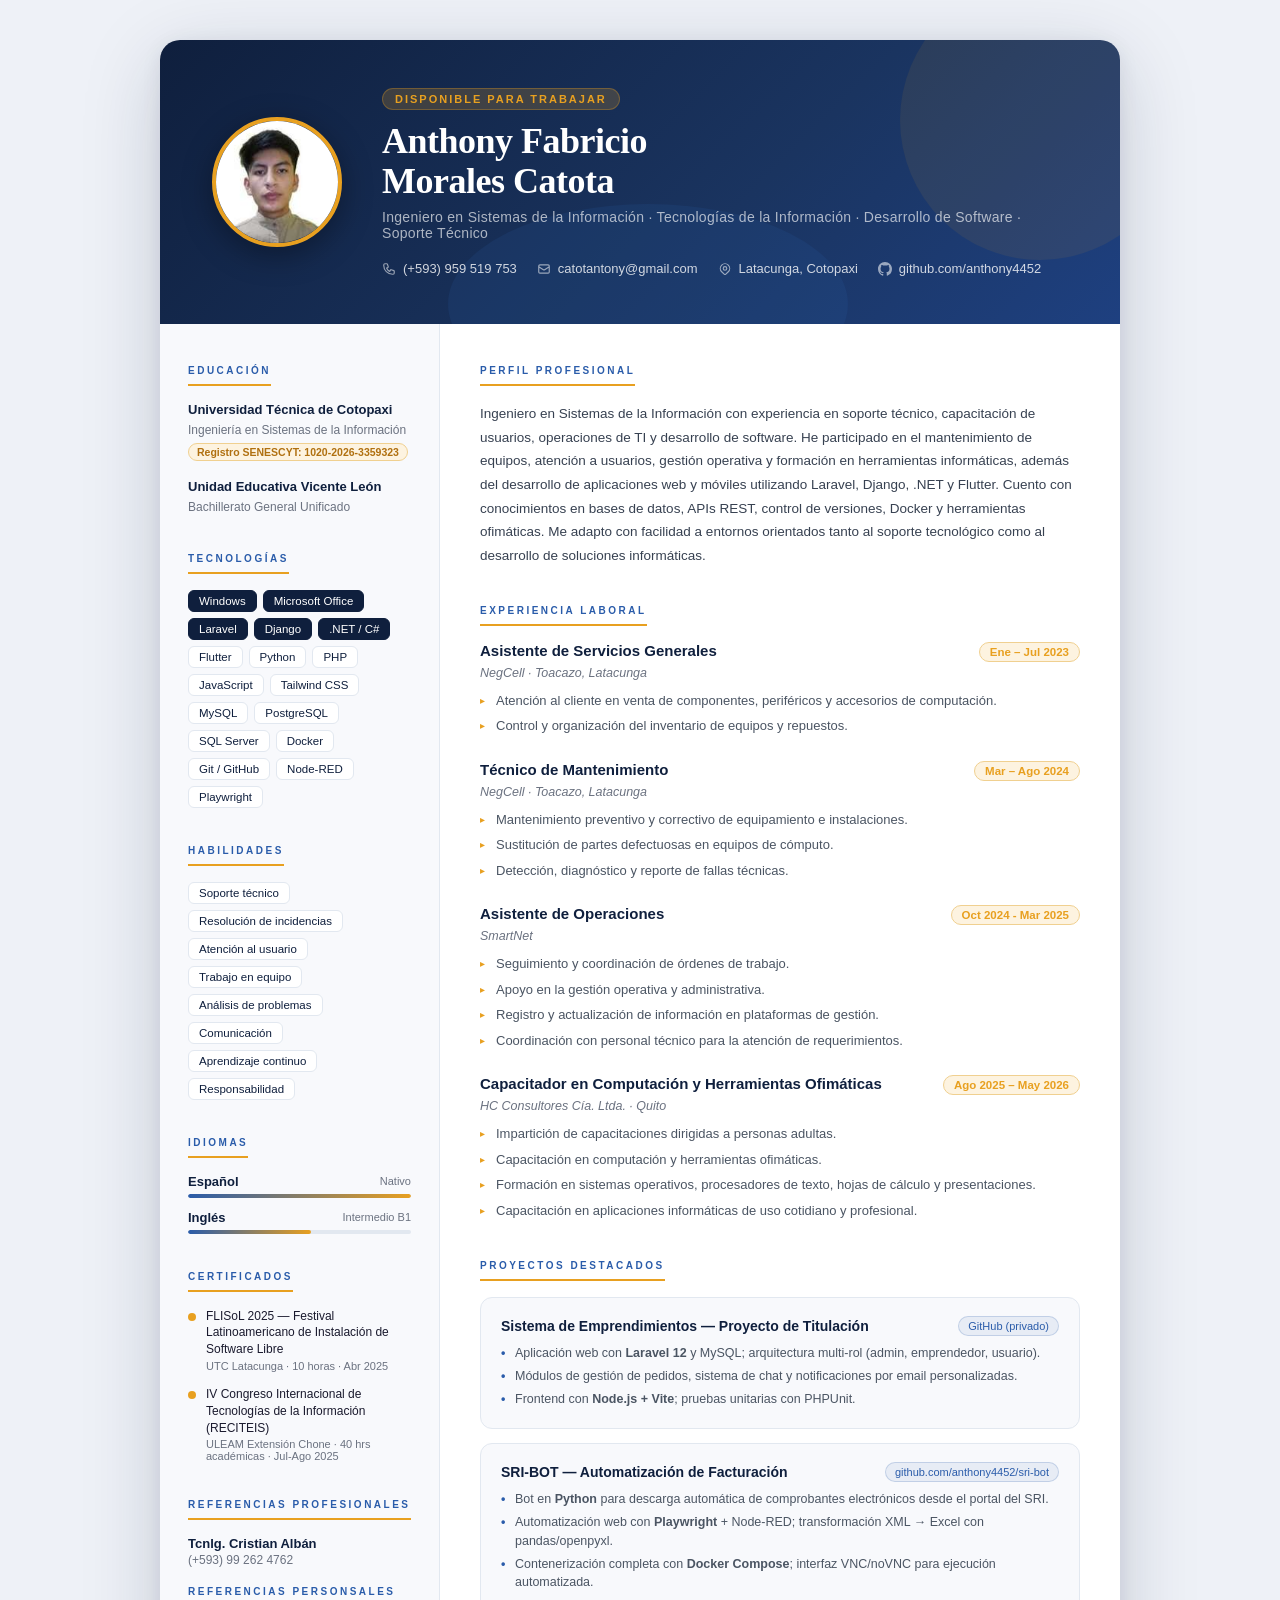
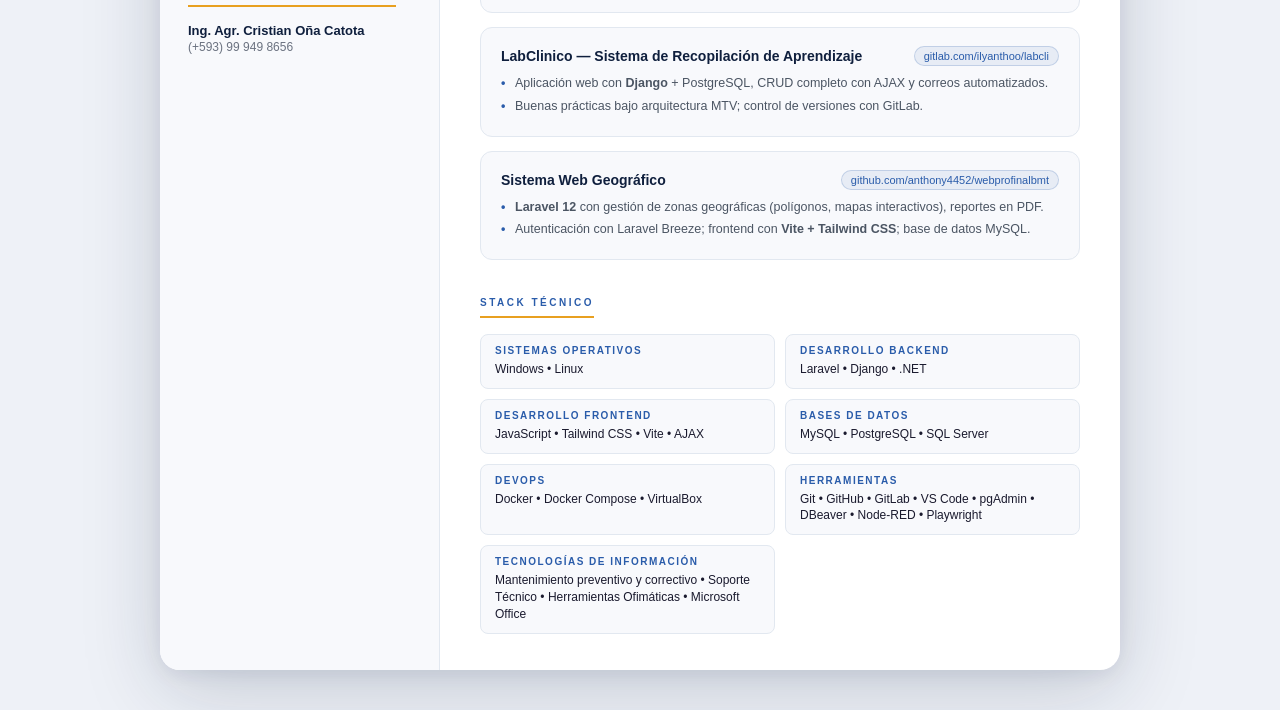
<file: index.html>
<!DOCTYPE html>
<html lang="es">

<head>
  <meta charset="UTF-8">
  <meta name="viewport" content="width=device-width, initial-scale=1.0">
  <title>Anthony Morales — CV</title>

  <link rel="icon" type="image/png" href="cv.png">

  <link rel="stylesheet" href="styles.css">

  <link href="https://fonts.googleapis.com/css2?family=DM+Sans..." rel="stylesheet">
</head>

<body>
  <div class="cv-wrapper">

    <!-- HEADER -->
    <header class="header">
      <div class="header-inner">
        <div class="photo-frame">
          <img
            src="[data-uri]"
            alt="Anthony Morales">
        </div>
        <div class="header-text">
          <div class="header-tag">Disponible para trabajar</div>
          <h1>Anthony Fabricio<br>Morales Catota</h1>
          <p class="header-subtitle">
          Ingeniero en Sistemas de la Información · Tecnologías de la Información · Desarrollo de Software · Soporte Técnico
          </p>
          <div class="contact-strip">
            <a href="tel:+593959519753" class="contact-item">
              <svg fill="none" stroke="currentColor" viewBox="0 0 24 24">
                <path stroke-linecap="round" stroke-linejoin="round" stroke-width="2"
                  d="M3 5a2 2 0 012-2h3.28a1 1 0 01.948.684l1.498 4.493a1 1 0 01-.502 1.21l-2.257 1.13a11.042 11.042 0 005.516 5.516l1.13-2.257a1 1 0 011.21-.502l4.493 1.498a1 1 0 01.684.949V19a2 2 0 01-2 2h-1C9.716 21 3 14.284 3 6V5z" />
              </svg>
              (+593) 959 519 753
            </a>
            <a href="mailto:catotantony@gmail.com" class="contact-item">
              <svg fill="none" stroke="currentColor" viewBox="0 0 24 24">
                <path stroke-linecap="round" stroke-linejoin="round" stroke-width="2"
                  d="M3 8l7.89 5.26a2 2 0 002.22 0L21 8M5 19h14a2 2 0 002-2V7a2 2 0 00-2-2H5a2 2 0 00-2 2v10a2 2 0 002 2z" />
              </svg>
              catotantony@gmail.com
            </a>
            <span class="contact-item">
              <svg fill="none" stroke="currentColor" viewBox="0 0 24 24">
                <path stroke-linecap="round" stroke-linejoin="round" stroke-width="2"
                  d="M17.657 16.657L13.414 20.9a1.998 1.998 0 01-2.827 0l-4.244-4.243a8 8 0 1111.314 0z" />
                <path stroke-linecap="round" stroke-linejoin="round" stroke-width="2"
                  d="M15 11a3 3 0 11-6 0 3 3 0 016 0z" />
              </svg>
              Latacunga, Cotopaxi
            </span>
            <a href="https://github.com/anthony4452" class="contact-item" target="_blank">
              <svg fill="currentColor" viewBox="0 0 24 24">
                <path
                  d="M12 0C5.37 0 0 5.37 0 12c0 5.31 3.435 9.795 8.205 11.385.6.105.825-.255.825-.57 0-.285-.015-1.23-.015-2.235-3.015.555-3.795-.735-4.035-1.41-.135-.345-.72-1.41-1.23-1.695-.42-.225-1.02-.78-.015-.795.945-.015 1.62.87 1.845 1.23 1.08 1.815 2.805 1.305 3.495.99.105-.78.42-1.305.765-1.605-2.67-.3-5.46-1.335-5.46-5.925 0-1.305.465-2.385 1.23-3.225-.12-.3-.54-1.53.12-3.18 0 0 1.005-.315 3.3 1.23.96-.27 1.98-.405 3-.405s2.04.135 3 .405c2.295-1.56 3.3-1.23 3.3-1.23.66 1.65.24 2.88.12 3.18.765.84 1.23 1.905 1.23 3.225 0 4.605-2.805 5.625-5.475 5.925.435.375.81 1.095.81 2.22 0 1.605-.015 2.895-.015 3.3 0 .315.225.69.825.57A12.02 12.02 0 0024 12c0-6.63-5.37-12-12-12z" />
              </svg>
              github.com/anthony4452
            </a>
          </div>
        </div>
      </div>
    </header>

    <!-- MAIN -->
    <div class="main">

      <!-- SIDEBAR -->
      <aside class="sidebar">

        <div class="sidebar-section">
          <div class="sidebar-title">Educación</div>
          <div class="edu-item">
            <div class="edu-school">Universidad Técnica de Cotopaxi</div>
            <div class="edu-degree">Ingeniería en Sistemas de la Información</div>
            <span class="edu-badge">Registro SENESCYT: 1020-2026-3359323</span>
          </div>
          <div class="edu-item">
            <div class="edu-school">Unidad Educativa Vicente León</div>
            <div class="edu-degree">Bachillerato General Unificado</div>
          </div>
        </div>

        <div class="sidebar-section">
          <div class="sidebar-title">Tecnologías</div>
            <div class="skill-tags">
                <span class="skill-tag primary">Windows</span>
                <span class="skill-tag primary">Microsoft Office</span>
                <span class="skill-tag primary">Laravel</span>
                <span class="skill-tag primary">Django</span>
                <span class="skill-tag primary">.NET / C#</span>
            
                <span class="skill-tag">Flutter</span>
                <span class="skill-tag">Python</span>
                <span class="skill-tag">PHP</span>
                <span class="skill-tag">JavaScript</span>
                <span class="skill-tag">Tailwind CSS</span>
            
                <span class="skill-tag">MySQL</span>
                <span class="skill-tag">PostgreSQL</span>
                <span class="skill-tag">SQL Server</span>
                <span class="skill-tag">Docker</span>
                <span class="skill-tag">Git / GitHub</span>
                <span class="skill-tag">Node-RED</span>
                <span class="skill-tag">Playwright</span>
            </div>
        </div>

        <div class="sidebar-section">
          <div class="sidebar-title">Habilidades</div>
            <div class="skill-tags">
                <span class="skill-tag">Soporte técnico</span>
                <span class="skill-tag">Resolución de incidencias</span>
                <span class="skill-tag">Atención al usuario</span>
                <span class="skill-tag">Trabajo en equipo</span>
                <span class="skill-tag">Análisis de problemas</span>
                <span class="skill-tag">Comunicación</span>
                <span class="skill-tag">Aprendizaje continuo</span>
                <span class="skill-tag">Responsabilidad</span>
            </div>
        </div>

        <div class="sidebar-section">
          <div class="sidebar-title">Idiomas</div>
          <div class="lang-item">
            <div class="lang-name">Español <span class="lang-level">Nativo</span></div>
            <div class="lang-bar">
              <div class="lang-fill" style="width:100%"></div>
            </div>
          </div>
          <div class="lang-item">
            <div class="lang-name">Inglés <span class="lang-level">Intermedio B1</span></div>
            <div class="lang-bar">
              <div class="lang-fill" style="width:55%"></div>
            </div>
          </div>
        </div>

        <div class="sidebar-section">
          <div class="sidebar-title">Certificados</div>
          <div class="cert-item">
            <div class="cert-dot"></div>
            <div>
              <div class="cert-text">FLISoL 2025 — Festival Latinoamericano de Instalación de Software Libre</div>
              <div class="cert-hours">UTC Latacunga · 10 horas · Abr 2025</div>
            </div>
          </div>
          <div class="cert-item">
            <div class="cert-dot"></div>
            <div>
              <div class="cert-text">IV Congreso Internacional de Tecnologías de la Información (RECITEIS)</div>
              <div class="cert-hours">ULEAM Extensión Chone · 40 hrs académicas · Jul-Ago 2025</div>
            </div>
          </div>
        </div>

        <div class="sidebar-section">
          <div class="sidebar-title">Referencias Profesionales</div>
          <div class="ref-item">
            <div class="ref-name">Tcnlg. Cristian Albán</div>
            <div class="ref-phone">(+593) 99 262 4762</div>
          </div>
          <div class="sidebar-title">Referencias Personsales</div>
          <div class="ref-item">
            <div class="ref-name">Ing. Agr. Cristian Oña Catota</div>
            <div class="ref-phone">(+593) 99 949 8656</div>
          </div>
        </div>

      </aside>

      <!-- CONTENT -->
      <main class="content">

        <section class="content-section">
          <div class="section-title">Perfil Profesional</div>
            <p class="profile-text">
            Ingeniero en Sistemas de la Información con experiencia en soporte técnico, capacitación de usuarios, operaciones de TI y desarrollo de software. 
              He participado en el mantenimiento de equipos, atención a usuarios, gestión operativa y formación en herramientas informáticas, además del desarrollo de aplicaciones web y móviles utilizando Laravel, Django, .NET y Flutter. 
              Cuento con conocimientos en bases de datos, APIs REST, control de versiones, Docker y herramientas ofimáticas. 
              Me adapto con facilidad a entornos orientados tanto al soporte tecnológico como al desarrollo de soluciones informáticas.
            </p>
        </section>

        <section class="content-section">
          <div class="section-title">Experiencia Laboral</div>

          <div class="job">
            <div class="job-header">
              <div class="job-title">Asistente de Servicios Generales</div>
              <div class="job-period">Ene – Jul 2023</div>
            </div>
            <div class="job-company">NegCell · Toacazo, Latacunga</div>
            <ul class="job-bullets">
              <li>Atención al cliente en venta de componentes, periféricos y accesorios de computación.</li>
              <li>Control y organización del inventario de equipos y repuestos.</li>
            </ul>
          </div>

          <div class="job">
            <div class="job-header">
              <div class="job-title">Técnico de Mantenimiento</div>
              <div class="job-period">Mar – Ago 2024</div>
            </div>
            <div class="job-company">NegCell · Toacazo, Latacunga</div>
            <ul class="job-bullets">
              <li>Mantenimiento preventivo y correctivo de equipamiento e instalaciones.</li>
              <li>Sustitución de partes defectuosas en equipos de cómputo.</li>
              <li>Detección, diagnóstico y reporte de fallas técnicas.</li>
            </ul>
          </div>

          <div class="job">
            <div class="job-header">
              <div class="job-title">Asistente de Operaciones</div>
              <div class="job-period">Oct 2024 - Mar 2025</div>
            </div>
            <div class="job-company">SmartNet</div>
            <ul class="job-bullets">
              <li>Seguimiento y coordinación de órdenes de trabajo.</li>
              <li>Apoyo en la gestión operativa y administrativa.</li>
              <li>Registro y actualización de información en plataformas de gestión.</li>
              <li>Coordinación con personal técnico para la atención de requerimientos.</li>
            </ul>
          </div>
          
          <div class="job">
            <div class="job-header">
              <div class="job-title">Capacitador en Computación y Herramientas Ofimáticas</div>
              <div class="job-period">Ago 2025 – May 2026</div>
            </div>
            <div class="job-company">HC Consultores Cía. Ltda. · Quito</div>
            <ul class="job-bullets">
              <li>Impartición de capacitaciones dirigidas a personas adultas.</li>
              <li>Capacitación en computación y herramientas ofimáticas.</li>
              <li>Formación en sistemas operativos, procesadores de texto, hojas de cálculo y presentaciones.</li>
              <li>Capacitación en aplicaciones informáticas de uso cotidiano y profesional.</li>
            </ul>
          </div>
                   
       
        </section>

        <section class="content-section">
          <div class="section-title">Proyectos Destacados</div>

        <div class="project">
          <div class="project-header">
            <div class="project-name">Sistema de Emprendimientos — Proyecto de Titulación</div>
            <span class="project-link">GitHub (privado)</span>
          </div>
          <ul class="project-bullets">
            <li>Aplicación web con <strong>Laravel 12</strong> y MySQL; arquitectura multi-rol (admin, emprendedor, usuario).</li>
            <li>Módulos de gestión de pedidos, sistema de chat y notificaciones por email personalizadas.</li>
            <li>Frontend con <strong>Node.js + Vite</strong>; pruebas unitarias con PHPUnit.</li>
          </ul>
        </div>

        <div class="project">
          <div class="project-header">
            <div class="project-name">SRI-BOT — Automatización de Facturación</div>
            <a href="https://github.com/anthony4452/sri-bot" class="project-link" target="_blank">github.com/anthony4452/sri-bot</a>
          </div>
          <ul class="project-bullets">
            <li>Bot en <strong>Python</strong> para descarga automática de comprobantes electrónicos desde el portal del SRI.</li>
            <li>Automatización web con <strong>Playwright</strong> + Node-RED; transformación XML → Excel con pandas/openpyxl.</li>
            <li>Contenerización completa con <strong>Docker Compose</strong>; interfaz VNC/noVNC para ejecución automatizada.</li>
          </ul>
        </div>

        <div class="project">
          <div class="project-header">
            <div class="project-name">LabClinico — Sistema de Recopilación de Aprendizaje</div>
            <a href="https://gitlab.com/ilyanthoo/labcli" class="project-link" target="_blank">gitlab.com/ilyanthoo/labcli</a>
          </div>
          <ul class="project-bullets">
            <li>Aplicación web con <strong>Django</strong> + PostgreSQL, CRUD completo con AJAX y correos automatizados.</li>
            <li>Buenas prácticas bajo arquitectura MTV; control de versiones con GitLab.</li>
          </ul>
        </div>

        <div class="project">
          <div class="project-header">
            <div class="project-name">Sistema Web Geográfico</div>
            <a href="https://github.com/anthony4452/webprofinalbmt" class="project-link" target="_blank">github.com/anthony4452/webprofinalbmt</a>
          </div>
          <ul class="project-bullets">
            <li><strong>Laravel 12</strong> con gestión de zonas geográficas (polígonos, mapas interactivos), reportes en PDF.</li>
            <li>Autenticación con Laravel Breeze; frontend con <strong>Vite + Tailwind CSS</strong>; base de datos MySQL.</li>
          </ul>
        </div>
      </section>

        <section class="content-section">
          <div class="section-title">Stack Técnico</div>
          <div class="stack-grid">
            <div class="stack-item">
              <div class="stack-label">Sistemas Operativos</div>
              <div class="stack-value">Windows • Linux</div>
            </div>
            <div class="stack-item">
              <div class="stack-label">Desarrollo Backend</div>
              <div class="stack-value">Laravel • Django • .NET</div>
            </div>
            <div class="stack-item">
              <div class="stack-label">Desarrollo Frontend</div>
              <div class="stack-value">JavaScript • Tailwind CSS • Vite • AJAX</div>
            </div>
            <div class="stack-item">
              <div class="stack-label">Bases de datos</div>
              <div class="stack-value">MySQL • PostgreSQL • SQL Server</div>
            </div>
            <div class="stack-item">
              <div class="stack-label">DevOps</div>
              <div class="stack-value">Docker • Docker Compose • VirtualBox</div>
            </div>
            <div class="stack-item">
              <div class="stack-label">Herramientas</div>
              <div class="stack-value">Git • GitHub • GitLab • VS Code • pgAdmin • DBeaver • Node-RED • Playwright </div>
            </div>
            <div class="stack-item">
              <div class="stack-label">Tecnologías de Información</div>
              <div class="stack-value">Mantenimiento preventivo y correctivo • Soporte Técnico • Herramientas Ofimáticas • Microsoft Office</div>
            </div>            
          </div>
        </section>

      </main>
    </div>
  </div>
</body>

</html>
</file>
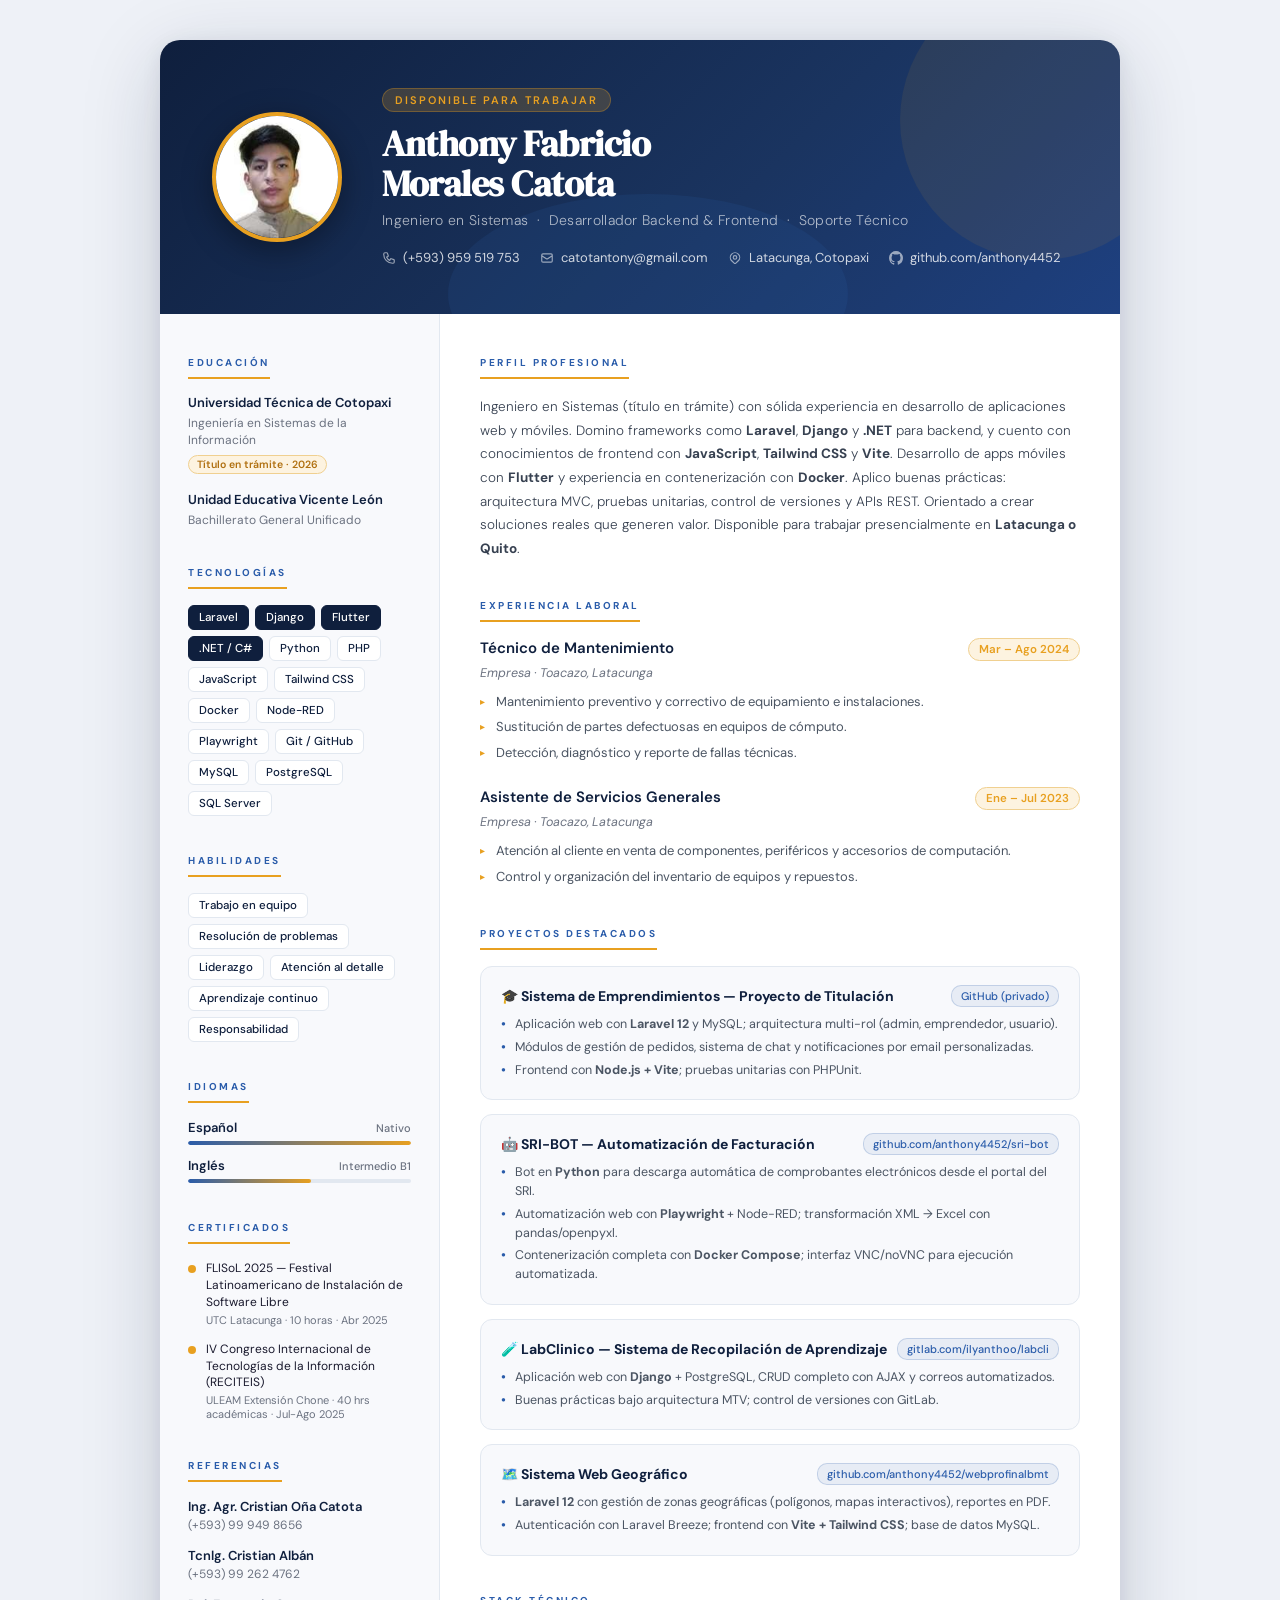
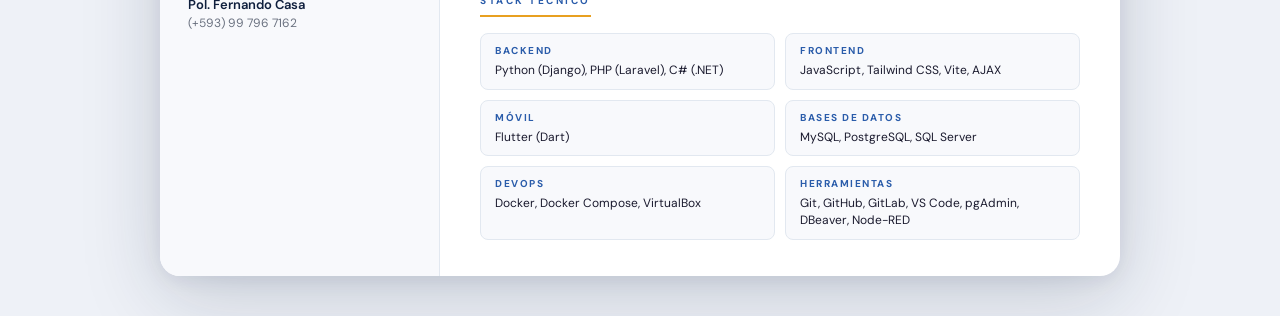
<file: Anthony_Morales_CV.html>
<!DOCTYPE html>
<html lang="es">
<head>
<meta charset="UTF-8">
<meta name="viewport" content="width=device-width, initial-scale=1.0">
<title>Anthony Morales — CV</title>
<link href="https://fonts.googleapis.com/css2?family=DM+Sans:ital,opsz,wght@0,9..40,300;0,9..40,400;0,9..40,500;0,9..40,600;0,9..40,700;1,9..40,300&family=DM+Serif+Display:ital@0;1&display=swap" rel="stylesheet">
<style>
  *, *::before, *::after { box-sizing: border-box; margin: 0; padding: 0; }

  :root {
    --navy: #0f1f3d;
    --navy-mid: #1a3460;
    --blue: #2a5caa;
    --accent: #e8a020;
    --accent-light: #fdf3e0;
    --text: #1a1a2e;
    --muted: #6b7280;
    --light: #f8f9fc;
    --white: #ffffff;
    --border: #e2e8f0;
  }

  body {
    font-family: 'DM Sans', sans-serif;
    background: #eef1f7;
    min-height: 100vh;
    display: flex;
    align-items: flex-start;
    justify-content: center;
    padding: 40px 16px;
    color: var(--text);
  }

  .cv-wrapper {
    width: 100%;
    max-width: 960px;
    background: var(--white);
    border-radius: 20px;
    overflow: hidden;
    box-shadow: 0 20px 80px rgba(15,31,61,0.18), 0 4px 20px rgba(15,31,61,0.08);
  }

  /* ── HERO HEADER ── */
  .header {
    background: linear-gradient(135deg, var(--navy) 0%, var(--navy-mid) 60%, #1e4080 100%);
    padding: 48px 52px;
    position: relative;
    overflow: hidden;
  }
  .header::before {
    content: '';
    position: absolute;
    top: -60px; right: -60px;
    width: 280px; height: 280px;
    background: rgba(232,160,32,0.08);
    border-radius: 50%;
  }
  .header::after {
    content: '';
    position: absolute;
    bottom: -80px; left: 30%;
    width: 400px; height: 200px;
    background: rgba(42,92,170,0.15);
    border-radius: 50%;
  }

  .header-inner {
    display: flex;
    align-items: center;
    gap: 40px;
    position: relative;
    z-index: 1;
  }

  .photo-frame {
    flex-shrink: 0;
    width: 130px;
    height: 130px;
    border-radius: 50%;
    border: 4px solid var(--accent);
    overflow: hidden;
    box-shadow: 0 8px 30px rgba(0,0,0,0.35);
  }
  .photo-frame img {
    width: 100%;
    height: 100%;
    object-fit: cover;
    object-position: center top;
  }

  .header-text { flex: 1; }

  .header-tag {
    display: inline-block;
    background: rgba(232,160,32,0.2);
    color: var(--accent);
    font-size: 11px;
    font-weight: 600;
    letter-spacing: 2px;
    text-transform: uppercase;
    padding: 4px 12px;
    border-radius: 20px;
    margin-bottom: 12px;
    border: 1px solid rgba(232,160,32,0.3);
  }

  .header h1 {
    font-family: 'DM Serif Display', serif;
    font-size: 36px;
    color: var(--white);
    line-height: 1.1;
    margin-bottom: 8px;
    letter-spacing: -0.5px;
  }

  .header-subtitle {
    color: rgba(255,255,255,0.65);
    font-size: 14px;
    font-weight: 300;
    margin-bottom: 20px;
    letter-spacing: 0.3px;
  }

  .contact-strip {
    display: flex;
    flex-wrap: wrap;
    gap: 8px 20px;
  }
  .contact-item {
    display: flex;
    align-items: center;
    gap: 7px;
    color: rgba(255,255,255,0.8);
    font-size: 13px;
    font-weight: 400;
    text-decoration: none;
    transition: color 0.2s;
  }
  .contact-item:hover { color: var(--accent); }
  .contact-item svg {
    width: 14px; height: 14px;
    opacity: 0.7;
    flex-shrink: 0;
  }

  /* ── MAIN LAYOUT ── */
  .main {
    display: grid;
    grid-template-columns: 280px 1fr;
  }

  /* ── SIDEBAR ── */
  .sidebar {
    background: var(--light);
    padding: 36px 28px;
    border-right: 1px solid var(--border);
  }

  .sidebar-section { margin-bottom: 32px; }
  .sidebar-section:last-child { margin-bottom: 0; }

  .sidebar-title {
    font-size: 10px;
    font-weight: 700;
    letter-spacing: 2.5px;
    text-transform: uppercase;
    color: var(--blue);
    margin-bottom: 16px;
    padding-bottom: 8px;
    border-bottom: 2px solid var(--accent);
    display: inline-block;
  }

  /* Educación */
  .edu-item { margin-bottom: 18px; }
  .edu-school {
    font-size: 13px;
    font-weight: 600;
    color: var(--navy);
    line-height: 1.3;
    margin-bottom: 3px;
  }
  .edu-degree {
    font-size: 12px;
    color: var(--muted);
    line-height: 1.4;
    margin-bottom: 3px;
  }
  .edu-badge {
    display: inline-block;
    background: var(--accent-light);
    color: #b07010;
    font-size: 10.5px;
    font-weight: 600;
    padding: 2px 8px;
    border-radius: 10px;
    border: 1px solid #f0d090;
  }

  /* Skills tags */
  .skill-tags {
    display: flex;
    flex-wrap: wrap;
    gap: 6px;
  }
  .skill-tag {
    background: var(--white);
    border: 1px solid var(--border);
    color: var(--navy);
    font-size: 11.5px;
    font-weight: 500;
    padding: 4px 10px;
    border-radius: 6px;
    transition: all 0.2s;
  }
  .skill-tag:hover {
    background: var(--navy);
    color: var(--white);
    border-color: var(--navy);
  }
  .skill-tag.primary {
    background: var(--navy);
    color: var(--white);
    border-color: var(--navy);
  }

  /* Idiomas */
  .lang-item { margin-bottom: 12px; }
  .lang-name {
    font-size: 13px;
    font-weight: 600;
    color: var(--navy);
    margin-bottom: 5px;
    display: flex;
    justify-content: space-between;
    align-items: center;
  }
  .lang-level {
    font-size: 11px;
    font-weight: 500;
    color: var(--muted);
  }
  .lang-bar {
    height: 4px;
    background: var(--border);
    border-radius: 2px;
    overflow: hidden;
  }
  .lang-fill {
    height: 100%;
    background: linear-gradient(90deg, var(--blue), var(--accent));
    border-radius: 2px;
    transition: width 0.8s ease;
  }

  /* Referencias */
  .ref-item { margin-bottom: 14px; }
  .ref-name {
    font-size: 13px;
    font-weight: 600;
    color: var(--navy);
  }
  .ref-phone {
    font-size: 12px;
    color: var(--muted);
    margin-top: 2px;
  }

  /* Certificados */
  .cert-item {
    display: flex;
    gap: 10px;
    margin-bottom: 14px;
    align-items: flex-start;
  }
  .cert-dot {
    width: 8px; height: 8px;
    background: var(--accent);
    border-radius: 50%;
    flex-shrink: 0;
    margin-top: 5px;
  }
  .cert-text {
    font-size: 12px;
    color: var(--text);
    line-height: 1.4;
  }
  .cert-hours {
    font-size: 11px;
    color: var(--muted);
    margin-top: 2px;
  }

  /* ── CONTENT ── */
  .content {
    padding: 36px 40px;
  }

  .content-section { margin-bottom: 32px; }
  .content-section:last-child { margin-bottom: 0; }

  .section-title {
    font-size: 10px;
    font-weight: 700;
    letter-spacing: 2.5px;
    text-transform: uppercase;
    color: var(--blue);
    margin-bottom: 16px;
    padding-bottom: 8px;
    border-bottom: 2px solid var(--accent);
    display: inline-block;
  }

  /* Perfil */
  .profile-text {
    font-size: 13.5px;
    line-height: 1.75;
    color: #374151;
    font-weight: 300;
  }

  /* Experiencia */
  .job { margin-bottom: 22px; }
  .job:last-child { margin-bottom: 0; }
  .job-header {
    display: flex;
    justify-content: space-between;
    align-items: flex-start;
    margin-bottom: 4px;
    gap: 10px;
  }
  .job-title {
    font-size: 15px;
    font-weight: 600;
    color: var(--navy);
  }
  .job-period {
    font-size: 11.5px;
    font-weight: 600;
    color: var(--accent);
    background: var(--accent-light);
    padding: 3px 10px;
    border-radius: 12px;
    white-space: nowrap;
    border: 1px solid #f0d090;
    flex-shrink: 0;
  }
  .job-company {
    font-size: 12.5px;
    color: var(--muted);
    font-style: italic;
    margin-bottom: 8px;
  }
  .job-bullets {
    list-style: none;
    padding: 0;
  }
  .job-bullets li {
    font-size: 13px;
    color: #4b5563;
    padding: 3px 0 3px 16px;
    position: relative;
    line-height: 1.5;
  }
  .job-bullets li::before {
    content: '▸';
    position: absolute;
    left: 0;
    color: var(--accent);
    font-size: 10px;
    top: 5px;
  }

  /* Proyectos */
  .project {
    background: var(--light);
    border: 1px solid var(--border);
    border-radius: 12px;
    padding: 18px 20px;
    margin-bottom: 14px;
    position: relative;
    transition: box-shadow 0.2s, transform 0.2s;
  }
  .project:hover {
    box-shadow: 0 6px 24px rgba(15,31,61,0.1);
    transform: translateY(-1px);
  }
  .project:last-child { margin-bottom: 0; }
  .project-header {
    display: flex;
    justify-content: space-between;
    align-items: center;
    margin-bottom: 6px;
    gap: 8px;
  }
  .project-name {
    font-size: 14px;
    font-weight: 700;
    color: var(--navy);
  }
  .project-link {
    font-size: 11px;
    color: var(--blue);
    text-decoration: none;
    background: rgba(42,92,170,0.08);
    padding: 3px 9px;
    border-radius: 10px;
    border: 1px solid rgba(42,92,170,0.2);
    font-weight: 500;
    white-space: nowrap;
    transition: all 0.2s;
  }
  .project-link:hover {
    background: var(--blue);
    color: white;
  }
  .project-url {
    font-size: 11.5px;
    color: var(--blue);
    margin-bottom: 8px;
    font-style: italic;
    opacity: 0.8;
  }
  .project-bullets {
    list-style: none;
    padding: 0;
  }
  .project-bullets li {
    font-size: 12.5px;
    color: #4b5563;
    padding: 2px 0 2px 14px;
    position: relative;
    line-height: 1.5;
  }
  .project-bullets li::before {
    content: '•';
    position: absolute;
    left: 0;
    color: var(--blue);
    font-weight: 700;
  }

  /* Stack técnico */
  .stack-grid {
    display: grid;
    grid-template-columns: 1fr 1fr;
    gap: 10px;
  }
  .stack-item {
    background: var(--light);
    border: 1px solid var(--border);
    border-radius: 8px;
    padding: 10px 14px;
  }
  .stack-label {
    font-size: 10px;
    font-weight: 700;
    letter-spacing: 1.5px;
    text-transform: uppercase;
    color: var(--blue);
    margin-bottom: 5px;
  }
  .stack-value {
    font-size: 12px;
    color: var(--text);
    line-height: 1.4;
  }

  /* ── RESPONSIVE ── */
  @media (max-width: 768px) {
    body { padding: 0; background: var(--white); }
    .cv-wrapper {
      border-radius: 0;
      box-shadow: none;
      max-width: 100%;
    }
    .header { padding: 32px 24px; }
    .header-inner { flex-direction: column; align-items: flex-start; gap: 20px; }
    .header h1 { font-size: 26px; }
    .photo-frame { width: 100px; height: 100px; }
    .main { grid-template-columns: 1fr; }
    .sidebar {
      border-right: none;
      border-bottom: 1px solid var(--border);
      padding: 28px 24px;
    }
    .content { padding: 28px 24px; }
    .stack-grid { grid-template-columns: 1fr; }
    .job-header { flex-direction: column; gap: 4px; }
  }

  @media (max-width: 480px) {
    .header h1 { font-size: 22px; }
    .contact-strip { gap: 6px 14px; }
    .contact-item { font-size: 12px; }
    .project-header { flex-direction: column; align-items: flex-start; }
  }

  /* Print */
  @media print {
    body { background: white; padding: 0; }
    .cv-wrapper { box-shadow: none; border-radius: 0; }
    .project:hover { transform: none; box-shadow: none; }
  }
</style>
</head>
<body>
<div class="cv-wrapper">

  <!-- HEADER -->
  <header class="header">
    <div class="header-inner">
      <div class="photo-frame">
        <img src="[data-uri]" alt="Anthony Morales">
      </div>
      <div class="header-text">
        <div class="header-tag">Disponible para trabajar</div>
        <h1>Anthony Fabricio<br>Morales Catota</h1>
        <p class="header-subtitle">Ingeniero en Sistemas &nbsp;·&nbsp; Desarrollador Backend &amp; Frontend &nbsp;·&nbsp; Soporte Técnico</p>
        <div class="contact-strip">
          <a href="tel:+593959519753" class="contact-item">
            <svg fill="none" stroke="currentColor" viewBox="0 0 24 24"><path stroke-linecap="round" stroke-linejoin="round" stroke-width="2" d="M3 5a2 2 0 012-2h3.28a1 1 0 01.948.684l1.498 4.493a1 1 0 01-.502 1.21l-2.257 1.13a11.042 11.042 0 005.516 5.516l1.13-2.257a1 1 0 011.21-.502l4.493 1.498a1 1 0 01.684.949V19a2 2 0 01-2 2h-1C9.716 21 3 14.284 3 6V5z"/></svg>
            (+593) 959 519 753
          </a>
          <a href="mailto:catotantony@gmail.com" class="contact-item">
            <svg fill="none" stroke="currentColor" viewBox="0 0 24 24"><path stroke-linecap="round" stroke-linejoin="round" stroke-width="2" d="M3 8l7.89 5.26a2 2 0 002.22 0L21 8M5 19h14a2 2 0 002-2V7a2 2 0 00-2-2H5a2 2 0 00-2 2v10a2 2 0 002 2z"/></svg>
            catotantony@gmail.com
          </a>
          <span class="contact-item">
            <svg fill="none" stroke="currentColor" viewBox="0 0 24 24"><path stroke-linecap="round" stroke-linejoin="round" stroke-width="2" d="M17.657 16.657L13.414 20.9a1.998 1.998 0 01-2.827 0l-4.244-4.243a8 8 0 1111.314 0z"/><path stroke-linecap="round" stroke-linejoin="round" stroke-width="2" d="M15 11a3 3 0 11-6 0 3 3 0 016 0z"/></svg>
            Latacunga, Cotopaxi
          </span>
          <a href="https://github.com/anthony4452" class="contact-item" target="_blank">
            <svg fill="currentColor" viewBox="0 0 24 24"><path d="M12 0C5.37 0 0 5.37 0 12c0 5.31 3.435 9.795 8.205 11.385.6.105.825-.255.825-.57 0-.285-.015-1.23-.015-2.235-3.015.555-3.795-.735-4.035-1.41-.135-.345-.72-1.41-1.23-1.695-.42-.225-1.02-.78-.015-.795.945-.015 1.62.87 1.845 1.23 1.08 1.815 2.805 1.305 3.495.99.105-.78.42-1.305.765-1.605-2.67-.3-5.46-1.335-5.46-5.925 0-1.305.465-2.385 1.23-3.225-.12-.3-.54-1.53.12-3.18 0 0 1.005-.315 3.3 1.23.96-.27 1.98-.405 3-.405s2.04.135 3 .405c2.295-1.56 3.3-1.23 3.3-1.23.66 1.65.24 2.88.12 3.18.765.84 1.23 1.905 1.23 3.225 0 4.605-2.805 5.625-5.475 5.925.435.375.81 1.095.81 2.22 0 1.605-.015 2.895-.015 3.3 0 .315.225.69.825.57A12.02 12.02 0 0024 12c0-6.63-5.37-12-12-12z"/></svg>
            github.com/anthony4452
          </a>
        </div>
      </div>
    </div>
  </header>

  <!-- MAIN -->
  <div class="main">

    <!-- SIDEBAR -->
    <aside class="sidebar">

      <div class="sidebar-section">
        <div class="sidebar-title">Educación</div>
        <div class="edu-item">
          <div class="edu-school">Universidad Técnica de Cotopaxi</div>
          <div class="edu-degree">Ingeniería en Sistemas de la Información</div>
          <span class="edu-badge">Título en trámite · 2026</span>
        </div>
        <div class="edu-item">
          <div class="edu-school">Unidad Educativa Vicente León</div>
          <div class="edu-degree">Bachillerato General Unificado</div>
        </div>
      </div>

      <div class="sidebar-section">
        <div class="sidebar-title">Tecnologías</div>
        <div class="skill-tags">
          <span class="skill-tag primary">Laravel</span>
          <span class="skill-tag primary">Django</span>
          <span class="skill-tag primary">Flutter</span>
          <span class="skill-tag primary">.NET / C#</span>
          <span class="skill-tag">Python</span>
          <span class="skill-tag">PHP</span>
          <span class="skill-tag">JavaScript</span>
          <span class="skill-tag">Tailwind CSS</span>
          <span class="skill-tag">Docker</span>
          <span class="skill-tag">Node-RED</span>
          <span class="skill-tag">Playwright</span>
          <span class="skill-tag">Git / GitHub</span>
          <span class="skill-tag">MySQL</span>
          <span class="skill-tag">PostgreSQL</span>
          <span class="skill-tag">SQL Server</span>
        </div>
      </div>

      <div class="sidebar-section">
        <div class="sidebar-title">Habilidades</div>
        <div class="skill-tags">
          <span class="skill-tag">Trabajo en equipo</span>
          <span class="skill-tag">Resolución de problemas</span>
          <span class="skill-tag">Liderazgo</span>
          <span class="skill-tag">Atención al detalle</span>
          <span class="skill-tag">Aprendizaje continuo</span>
          <span class="skill-tag">Responsabilidad</span>
        </div>
      </div>

      <div class="sidebar-section">
        <div class="sidebar-title">Idiomas</div>
        <div class="lang-item">
          <div class="lang-name">Español <span class="lang-level">Nativo</span></div>
          <div class="lang-bar"><div class="lang-fill" style="width:100%"></div></div>
        </div>
        <div class="lang-item">
          <div class="lang-name">Inglés <span class="lang-level">Intermedio B1</span></div>
          <div class="lang-bar"><div class="lang-fill" style="width:55%"></div></div>
        </div>
      </div>

      <div class="sidebar-section">
        <div class="sidebar-title">Certificados</div>
        <div class="cert-item">
          <div class="cert-dot"></div>
          <div>
            <div class="cert-text">FLISoL 2025 — Festival Latinoamericano de Instalación de Software Libre</div>
            <div class="cert-hours">UTC Latacunga · 10 horas · Abr 2025</div>
          </div>
        </div>
        <div class="cert-item">
          <div class="cert-dot"></div>
          <div>
            <div class="cert-text">IV Congreso Internacional de Tecnologías de la Información (RECITEIS)</div>
            <div class="cert-hours">ULEAM Extensión Chone · 40 hrs académicas · Jul-Ago 2025</div>
          </div>
        </div>
      </div>

      <div class="sidebar-section">
        <div class="sidebar-title">Referencias</div>
        <div class="ref-item">
          <div class="ref-name">Ing. Agr. Cristian Oña Catota</div>
          <div class="ref-phone">(+593) 99 949 8656</div>
        </div>
        <div class="ref-item">
          <div class="ref-name">Tcnlg. Cristian Albán</div>
          <div class="ref-phone">(+593) 99 262 4762</div>
        </div>
        <div class="ref-item">
          <div class="ref-name">Pol. Fernando Casa</div>
          <div class="ref-phone">(+593) 99 796 7162</div>
        </div>
      </div>

    </aside>

    <!-- CONTENT -->
    <main class="content">

      <section class="content-section">
        <div class="section-title">Perfil Profesional</div>
        <p class="profile-text">
          Ingeniero en Sistemas (título en trámite) con sólida experiencia en desarrollo de aplicaciones web y móviles.
          Domino frameworks como <strong>Laravel</strong>, <strong>Django</strong> y <strong>.NET</strong> para backend,
          y cuento con conocimientos de frontend con <strong>JavaScript</strong>, <strong>Tailwind CSS</strong> y <strong>Vite</strong>.
          Desarrollo de apps móviles con <strong>Flutter</strong> y experiencia en contenerización con <strong>Docker</strong>.
          Aplico buenas prácticas: arquitectura MVC, pruebas unitarias, control de versiones y APIs REST.
          Orientado a crear soluciones reales que generen valor. Disponible para trabajar presencialmente en <strong>Latacunga o Quito</strong>.
        </p>
      </section>

      <section class="content-section">
        <div class="section-title">Experiencia Laboral</div>

        <div class="job">
          <div class="job-header">
            <div class="job-title">Técnico de Mantenimiento</div>
            <div class="job-period">Mar – Ago 2024</div>
          </div>
          <div class="job-company">Empresa · Toacazo, Latacunga</div>
          <ul class="job-bullets">
            <li>Mantenimiento preventivo y correctivo de equipamiento e instalaciones.</li>
            <li>Sustitución de partes defectuosas en equipos de cómputo.</li>
            <li>Detección, diagnóstico y reporte de fallas técnicas.</li>
          </ul>
        </div>

        <div class="job">
          <div class="job-header">
            <div class="job-title">Asistente de Servicios Generales</div>
            <div class="job-period">Ene – Jul 2023</div>
          </div>
          <div class="job-company">Empresa · Toacazo, Latacunga</div>
          <ul class="job-bullets">
            <li>Atención al cliente en venta de componentes, periféricos y accesorios de computación.</li>
            <li>Control y organización del inventario de equipos y repuestos.</li>
          </ul>
        </div>
      </section>

      <section class="content-section">
        <div class="section-title">Proyectos Destacados</div>

        <div class="project">
          <div class="project-header">
            <div class="project-name">🎓 Sistema de Emprendimientos — Proyecto de Titulación</div>
            <span class="project-link">GitHub (privado)</span>
          </div>
          <ul class="project-bullets">
            <li>Aplicación web con <strong>Laravel 12</strong> y MySQL; arquitectura multi-rol (admin, emprendedor, usuario).</li>
            <li>Módulos de gestión de pedidos, sistema de chat y notificaciones por email personalizadas.</li>
            <li>Frontend con <strong>Node.js + Vite</strong>; pruebas unitarias con PHPUnit.</li>
          </ul>
        </div>

        <div class="project">
          <div class="project-header">
            <div class="project-name">🤖 SRI-BOT — Automatización de Facturación</div>
            <a href="https://github.com/anthony4452/sri-bot" class="project-link" target="_blank">github.com/anthony4452/sri-bot</a>
          </div>
          <ul class="project-bullets">
            <li>Bot en <strong>Python</strong> para descarga automática de comprobantes electrónicos desde el portal del SRI.</li>
            <li>Automatización web con <strong>Playwright</strong> + Node-RED; transformación XML → Excel con pandas/openpyxl.</li>
            <li>Contenerización completa con <strong>Docker Compose</strong>; interfaz VNC/noVNC para ejecución automatizada.</li>
          </ul>
        </div>

        <div class="project">
          <div class="project-header">
            <div class="project-name">🧪 LabClinico — Sistema de Recopilación de Aprendizaje</div>
            <a href="https://gitlab.com/ilyanthoo/labcli" class="project-link" target="_blank">gitlab.com/ilyanthoo/labcli</a>
          </div>
          <ul class="project-bullets">
            <li>Aplicación web con <strong>Django</strong> + PostgreSQL, CRUD completo con AJAX y correos automatizados.</li>
            <li>Buenas prácticas bajo arquitectura MTV; control de versiones con GitLab.</li>
          </ul>
        </div>

        <div class="project">
          <div class="project-header">
            <div class="project-name">🗺️ Sistema Web Geográfico</div>
            <a href="https://github.com/anthony4452/webprofinalbmt" class="project-link" target="_blank">github.com/anthony4452/webprofinalbmt</a>
          </div>
          <ul class="project-bullets">
            <li><strong>Laravel 12</strong> con gestión de zonas geográficas (polígonos, mapas interactivos), reportes en PDF.</li>
            <li>Autenticación con Laravel Breeze; frontend con <strong>Vite + Tailwind CSS</strong>; base de datos MySQL.</li>
          </ul>
        </div>
      </section>

      <section class="content-section">
        <div class="section-title">Stack Técnico</div>
        <div class="stack-grid">
          <div class="stack-item">
            <div class="stack-label">Backend</div>
            <div class="stack-value">Python (Django), PHP (Laravel), C# (.NET)</div>
          </div>
          <div class="stack-item">
            <div class="stack-label">Frontend</div>
            <div class="stack-value">JavaScript, Tailwind CSS, Vite, AJAX</div>
          </div>
          <div class="stack-item">
            <div class="stack-label">Móvil</div>
            <div class="stack-value">Flutter (Dart)</div>
          </div>
          <div class="stack-item">
            <div class="stack-label">Bases de datos</div>
            <div class="stack-value">MySQL, PostgreSQL, SQL Server</div>
          </div>
          <div class="stack-item">
            <div class="stack-label">DevOps</div>
            <div class="stack-value">Docker, Docker Compose, VirtualBox</div>
          </div>
          <div class="stack-item">
            <div class="stack-label">Herramientas</div>
            <div class="stack-value">Git, GitHub, GitLab, VS Code, pgAdmin, DBeaver, Node-RED</div>
          </div>
        </div>
      </section>

    </main>
  </div>
</div>
</body>
</html>
</file>
<file: styles.css>
*,
    *::before,
    *::after {
      box-sizing: border-box;
      margin: 0;
      padding: 0;
    }

    :root {
      --navy: #0f1f3d;
      --navy-mid: #1a3460;
      --blue: #2a5caa;
      --accent: #e8a020;
      --accent-light: #fdf3e0;
      --text: #1a1a2e;
      --muted: #6b7280;
      --light: #f8f9fc;
      --white: #ffffff;
      --border: #e2e8f0;
    }

    body {
      font-family: 'DM Sans', sans-serif;
      background: #eef1f7;
      min-height: 100vh;
      display: flex;
      align-items: flex-start;
      justify-content: center;
      padding: 40px 16px;
      color: var(--text);
    }

    .cv-wrapper {
      width: 100%;
      max-width: 960px;
      background: var(--white);
      border-radius: 20px;
      overflow: hidden;
      box-shadow: 0 20px 80px rgba(15, 31, 61, 0.18), 0 4px 20px rgba(15, 31, 61, 0.08);
    }

    /* ── HERO HEADER ── */
    .header {
      background: linear-gradient(135deg, var(--navy) 0%, var(--navy-mid) 60%, #1e4080 100%);
      padding: 48px 52px;
      position: relative;
      overflow: hidden;
    }

    .header::before {
      content: '';
      position: absolute;
      top: -60px;
      right: -60px;
      width: 280px;
      height: 280px;
      background: rgba(232, 160, 32, 0.08);
      border-radius: 50%;
    }

    .header::after {
      content: '';
      position: absolute;
      bottom: -80px;
      left: 30%;
      width: 400px;
      height: 200px;
      background: rgba(42, 92, 170, 0.15);
      border-radius: 50%;
    }

    .header-inner {
      display: flex;
      align-items: center;
      gap: 40px;
      position: relative;
      z-index: 1;
    }

    .photo-frame {
      flex-shrink: 0;
      width: 130px;
      height: 130px;
      border-radius: 50%;
      border: 4px solid var(--accent);
      overflow: hidden;
      box-shadow: 0 8px 30px rgba(0, 0, 0, 0.35);
    }

    .photo-frame img {
      width: 100%;
      height: 100%;
      object-fit: cover;
      object-position: center top;
    }

    .header-text {
      flex: 1;
    }

    .header-tag {
      display: inline-block;
      background: rgba(232, 160, 32, 0.2);
      color: var(--accent);
      font-size: 11px;
      font-weight: 600;
      letter-spacing: 2px;
      text-transform: uppercase;
      padding: 4px 12px;
      border-radius: 20px;
      margin-bottom: 12px;
      border: 1px solid rgba(232, 160, 32, 0.3);
    }

    .header h1 {
      font-family: 'DM Serif Display', serif;
      font-size: 36px;
      color: var(--white);
      line-height: 1.1;
      margin-bottom: 8px;
      letter-spacing: -0.5px;
    }

    .header-subtitle {
      color: rgba(255, 255, 255, 0.65);
      font-size: 14px;
      font-weight: 300;
      margin-bottom: 20px;
      letter-spacing: 0.3px;
    }

    .contact-strip {
      display: flex;
      flex-wrap: wrap;
      gap: 8px 20px;
    }

    .contact-item {
      display: flex;
      align-items: center;
      gap: 7px;
      color: rgba(255, 255, 255, 0.8);
      font-size: 13px;
      font-weight: 400;
      text-decoration: none;
      transition: color 0.2s;
    }

    .contact-item:hover {
      color: var(--accent);
    }

    .contact-item svg {
      width: 14px;
      height: 14px;
      opacity: 0.7;
      flex-shrink: 0;
    }

    /* ── MAIN LAYOUT ── */
    .main {
      display: grid;
      grid-template-columns: 280px 1fr;
    }

    /* ── SIDEBAR ── */
    .sidebar {
      background: var(--light);
      padding: 36px 28px;
      border-right: 1px solid var(--border);
    }

    .sidebar-section {
      margin-bottom: 32px;
    }

    .sidebar-section:last-child {
      margin-bottom: 0;
    }

    .sidebar-title {
      font-size: 10px;
      font-weight: 700;
      letter-spacing: 2.5px;
      text-transform: uppercase;
      color: var(--blue);
      margin-bottom: 16px;
      padding-bottom: 8px;
      border-bottom: 2px solid var(--accent);
      display: inline-block;
    }

    /* Educación */
    .edu-item {
      margin-bottom: 18px;
    }

    .edu-school {
      font-size: 13px;
      font-weight: 600;
      color: var(--navy);
      line-height: 1.3;
      margin-bottom: 3px;
    }

    .edu-degree {
      font-size: 12px;
      color: var(--muted);
      line-height: 1.4;
      margin-bottom: 3px;
    }

    .edu-badge {
      display: inline-block;
      background: var(--accent-light);
      color: #b07010;
      font-size: 10.5px;
      font-weight: 600;
      padding: 2px 8px;
      border-radius: 10px;
      border: 1px solid #f0d090;
    }

    /* Skills tags */
    .skill-tags {
      display: flex;
      flex-wrap: wrap;
      gap: 6px;
    }

    .skill-tag {
      background: var(--white);
      border: 1px solid var(--border);
      color: var(--navy);
      font-size: 11.5px;
      font-weight: 500;
      padding: 4px 10px;
      border-radius: 6px;
      transition: all 0.2s;
    }

    .skill-tag:hover {
      background: var(--navy);
      color: var(--white);
      border-color: var(--navy);
    }

    .skill-tag.primary {
      background: var(--navy);
      color: var(--white);
      border-color: var(--navy);
    }

    /* Idiomas */
    .lang-item {
      margin-bottom: 12px;
    }

    .lang-name {
      font-size: 13px;
      font-weight: 600;
      color: var(--navy);
      margin-bottom: 5px;
      display: flex;
      justify-content: space-between;
      align-items: center;
    }

    .lang-level {
      font-size: 11px;
      font-weight: 500;
      color: var(--muted);
    }

    .lang-bar {
      height: 4px;
      background: var(--border);
      border-radius: 2px;
      overflow: hidden;
    }

    .lang-fill {
      height: 100%;
      background: linear-gradient(90deg, var(--blue), var(--accent));
      border-radius: 2px;
      transition: width 0.8s ease;
    }

    /* Referencias */
    .ref-item {
      margin-bottom: 14px;
    }

    .ref-name {
      font-size: 13px;
      font-weight: 600;
      color: var(--navy);
    }

    .ref-phone {
      font-size: 12px;
      color: var(--muted);
      margin-top: 2px;
    }

    /* Certificados */
    .cert-item {
      display: flex;
      gap: 10px;
      margin-bottom: 14px;
      align-items: flex-start;
    }

    .cert-dot {
      width: 8px;
      height: 8px;
      background: var(--accent);
      border-radius: 50%;
      flex-shrink: 0;
      margin-top: 5px;
    }

    .cert-text {
      font-size: 12px;
      color: var(--text);
      line-height: 1.4;
    }

    .cert-hours {
      font-size: 11px;
      color: var(--muted);
      margin-top: 2px;
    }

    /* ── CONTENT ── */
    .content {
      padding: 36px 40px;
    }

    .content-section {
      margin-bottom: 32px;
    }

    .content-section:last-child {
      margin-bottom: 0;
    }

    .section-title {
      font-size: 10px;
      font-weight: 700;
      letter-spacing: 2.5px;
      text-transform: uppercase;
      color: var(--blue);
      margin-bottom: 16px;
      padding-bottom: 8px;
      border-bottom: 2px solid var(--accent);
      display: inline-block;
    }

    /* Perfil */
    .profile-text {
      font-size: 13.5px;
      line-height: 1.75;
      color: #374151;
      font-weight: 300;
    }

    /* Experiencia */
    .job {
      margin-bottom: 22px;
    }

    .job:last-child {
      margin-bottom: 0;
    }

    .job-header {
      display: flex;
      justify-content: space-between;
      align-items: flex-start;
      margin-bottom: 4px;
      gap: 10px;
    }

    .job-title {
      font-size: 15px;
      font-weight: 600;
      color: var(--navy);
    }

    .job-period {
      font-size: 11.5px;
      font-weight: 600;
      color: var(--accent);
      background: var(--accent-light);
      padding: 3px 10px;
      border-radius: 12px;
      white-space: nowrap;
      border: 1px solid #f0d090;
      flex-shrink: 0;
    }

    .job-company {
      font-size: 12.5px;
      color: var(--muted);
      font-style: italic;
      margin-bottom: 8px;
    }

    .job-bullets {
      list-style: none;
      padding: 0;
    }

    .job-bullets li {
      font-size: 13px;
      color: #4b5563;
      padding: 3px 0 3px 16px;
      position: relative;
      line-height: 1.5;
    }

    .job-bullets li::before {
      content: '▸';
      position: absolute;
      left: 0;
      color: var(--accent);
      font-size: 10px;
      top: 5px;
    }

    /* Proyectos */
    .project {
      background: var(--light);
      border: 1px solid var(--border);
      border-radius: 12px;
      padding: 18px 20px;
      margin-bottom: 14px;
      position: relative;
      transition: box-shadow 0.2s, transform 0.2s;
    }

    .project:hover {
      box-shadow: 0 6px 24px rgba(15, 31, 61, 0.1);
      transform: translateY(-1px);
    }

    .project:last-child {
      margin-bottom: 0;
    }

    .project-header {
      display: flex;
      justify-content: space-between;
      align-items: center;
      margin-bottom: 6px;
      gap: 8px;
    }

    .project-name {
      font-size: 14px;
      font-weight: 700;
      color: var(--navy);
    }

    .project-link {
      font-size: 11px;
      color: var(--blue);
      text-decoration: none;
      background: rgba(42, 92, 170, 0.08);
      padding: 3px 9px;
      border-radius: 10px;
      border: 1px solid rgba(42, 92, 170, 0.2);
      font-weight: 500;
      white-space: nowrap;
      transition: all 0.2s;
    }

    .project-link:hover {
      background: var(--blue);
      color: white;
    }

    .project-url {
      font-size: 11.5px;
      color: var(--blue);
      margin-bottom: 8px;
      font-style: italic;
      opacity: 0.8;
    }

    .project-bullets {
      list-style: none;
      padding: 0;
    }

    .project-bullets li {
      font-size: 12.5px;
      color: #4b5563;
      padding: 2px 0 2px 14px;
      position: relative;
      line-height: 1.5;
    }

    .project-bullets li::before {
      content: '•';
      position: absolute;
      left: 0;
      color: var(--blue);
      font-weight: 700;
    }

    /* Stack técnico */
    .stack-grid {
      display: grid;
      grid-template-columns: 1fr 1fr;
      gap: 10px;
    }

    .stack-item {
      background: var(--light);
      border: 1px solid var(--border);
      border-radius: 8px;
      padding: 10px 14px;
    }

    .stack-label {
      font-size: 10px;
      font-weight: 700;
      letter-spacing: 1.5px;
      text-transform: uppercase;
      color: var(--blue);
      margin-bottom: 5px;
    }

    .stack-value {
      font-size: 12px;
      color: var(--text);
      line-height: 1.4;
    }

    /* ── RESPONSIVE ── */
    @media (max-width: 768px) {
      body {
        padding: 0;
        background: var(--white);
      }

      .cv-wrapper {
        border-radius: 0;
        box-shadow: none;
        max-width: 100%;
      }

      .header {
        padding: 32px 24px;
      }

      .header-inner {
        flex-direction: column;
        align-items: flex-start;
        gap: 20px;
      }

      .header h1 {
        font-size: 26px;
      }

      .photo-frame {
        width: 100px;
        height: 100px;
      }

      .main {
        grid-template-columns: 1fr;
      }

      .sidebar {
        border-right: none;
        border-bottom: 1px solid var(--border);
        padding: 28px 24px;
      }

      .content {
        padding: 28px 24px;
      }

      .stack-grid {
        grid-template-columns: 1fr;
      }

      .job-header {
        flex-direction: column;
        gap: 4px;
      }
    }

    @media (max-width: 480px) {
      .header h1 {
        font-size: 22px;
      }

      .contact-strip {
        gap: 6px 14px;
      }

      .contact-item {
        font-size: 12px;
      }

      .project-header {
        flex-direction: column;
        align-items: flex-start;
      }
    }

    /* Print */
    @media print {
      body {
        background: white;
        padding: 0;
      }

      .cv-wrapper {
        box-shadow: none;
        border-radius: 0;
      }

      .project:hover {
        transform: none;
        box-shadow: none;
      }
    }
</file>
